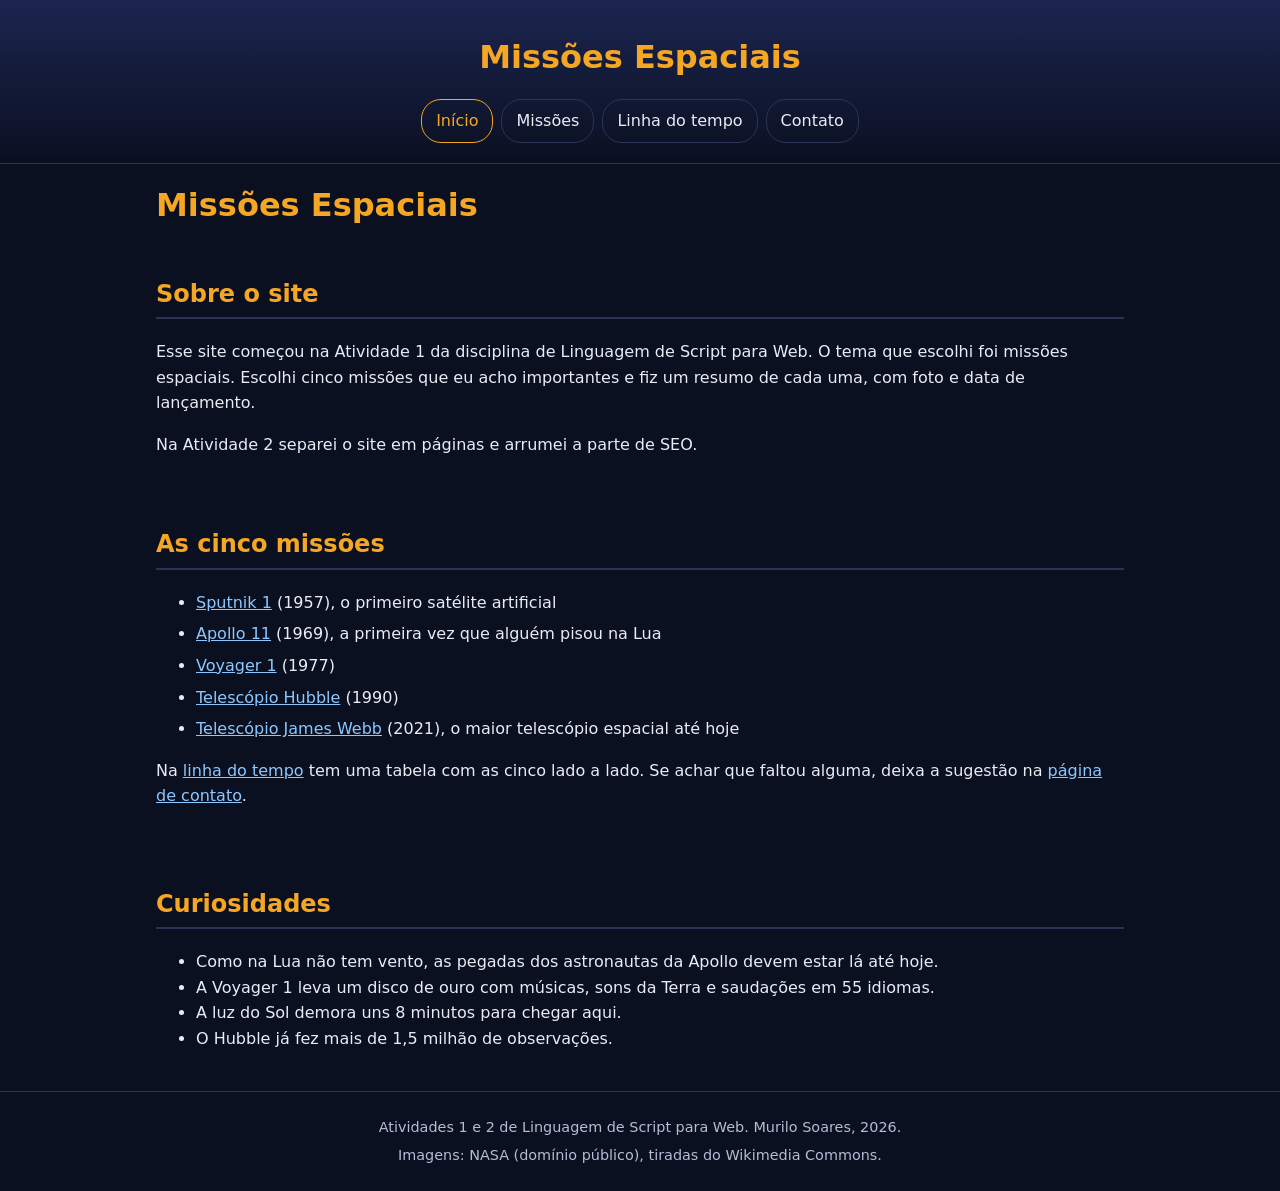
<file: index.html>
<!DOCTYPE html>
<html lang="pt-BR">
<head>
  <meta charset="UTF-8">
  <meta name="viewport" content="width=device-width, initial-scale=1.0">
  <title>Missões Espaciais: do Sputnik 1 ao telescópio James Webb</title>
  <meta name="description" content="Resumo de cinco missões espaciais que marcaram a história: Sputnik 1, Apollo 11, Voyager 1, Hubble e James Webb, com fotos, datas e uma linha do tempo.">
  <link rel="canonical" href="https://soaresm-dev.github.io/missoes-espaciais/">

  <!-- Open Graph: é o que aparece quando alguém compartilha o link -->
  <meta property="og:type" content="website">
  <meta property="og:site_name" content="Missões Espaciais">
  <meta property="og:locale" content="pt_BR">
  <meta property="og:title" content="Missões Espaciais: do Sputnik 1 ao telescópio James Webb">
  <meta property="og:description" content="Resumo de cinco missões espaciais que marcaram a história, com fotos, datas e uma linha do tempo.">
  <meta property="og:url" content="https://soaresm-dev.github.io/missoes-espaciais/">
  <meta property="og:image" content="https://soaresm-dev.github.io/missoes-espaciais/og-imagem.jpg">
  <meta property="og:image:width" content="1200">
  <meta property="og:image:height" content="630">
  <meta property="og:image:alt" content="O telescópio Hubble em órbita da Terra">

  <link rel="icon" href="favicon.svg" type="image/svg+xml">
  <link rel="icon" href="favicon-32.png" type="image/png" sizes="32x32">
  <link rel="apple-touch-icon" href="apple-touch-icon.png">
  <link rel="stylesheet" href="style.css">

  <script type="application/ld+json">
  {
    "@context": "https://schema.org",
    "@type": "WebSite",
    "name": "Missões Espaciais",
    "url": "https://soaresm-dev.github.io/missoes-espaciais/",
    "description": "Resumo de cinco missões espaciais que marcaram a história, com fotos, datas e uma linha do tempo.",
    "inLanguage": "pt-BR",
    "author": {
      "@type": "Person",
      "name": "Murilo Soares",
      "url": "https://github.com/SoaresM-dev"
    }
  }
  </script>
</head>
<body>
  <header class="topo">
    <a class="logo" href="./">Missões Espaciais</a>
    <nav aria-label="Menu principal">
      <ul>
        <li><a href="./" aria-current="page">Início</a></li>
        <li><a href="missoes.html">Missões</a></li>
        <li><a href="linha-do-tempo.html">Linha do tempo</a></li>
        <li><a href="contato.html">Contato</a></li>
      </ul>
    </nav>
  </header>

  <main>
    <h1>Missões Espaciais</h1>

    <section aria-labelledby="titulo-sobre">
      <h2 id="titulo-sobre">Sobre o site</h2>
      <p>
        Esse site começou na Atividade 1 da disciplina de Linguagem de Script para Web. O tema que
        escolhi foi missões espaciais. Escolhi cinco missões que eu acho importantes e fiz um resumo
        de cada uma, com foto e data de lançamento.
      </p>
      <p>Na Atividade 2 separei o site em páginas e arrumei a parte de SEO.</p>
    </section>

    <section aria-labelledby="titulo-lista">
      <h2 id="titulo-lista">As cinco missões</h2>
      <ul class="lista-links">
        <li><a href="missoes.html#sputnik-1">Sputnik 1</a> (1957), o primeiro satélite artificial</li>
        <li><a href="missoes.html#apollo-11">Apollo 11</a> (1969), a primeira vez que alguém pisou na Lua</li>
        <li><a href="missoes.html#voyager-1">Voyager 1</a> (1977)</li>
        <li><a href="missoes.html#hubble">Telescópio Hubble</a> (1990)</li>
        <li><a href="missoes.html#james-webb">Telescópio James Webb</a> (2021), o maior telescópio espacial até hoje</li>
      </ul>
      <p>
        Na <a href="linha-do-tempo.html">linha do tempo</a> tem uma tabela com as cinco lado a lado.
        Se achar que faltou alguma, deixa a sugestão na <a href="contato.html">página de contato</a>.
      </p>
    </section>
  </main>

  <!-- ===== Curiosidades ===== -->
  <aside class="curiosidades" aria-labelledby="titulo-curiosidades">
    <h2 id="titulo-curiosidades">Curiosidades</h2>
    <ul>
      <li>Como na Lua não tem vento, as pegadas dos astronautas da Apollo devem estar lá até hoje.</li>
      <li>A Voyager 1 leva um disco de ouro com músicas, sons da Terra e saudações em 55 idiomas.</li>
      <li>A luz do Sol demora uns 8 minutos para chegar aqui.</li>
      <li>O Hubble já fez mais de 1,5 milhão de observações.</li>
    </ul>
  </aside>

  <footer class="rodape">
    <p>Atividades 1 e 2 de Linguagem de Script para Web. Murilo Soares, 2026.</p>
    <p>Imagens: NASA (domínio público), tiradas do Wikimedia Commons.</p>
  </footer>
</body>
</html>
</file>
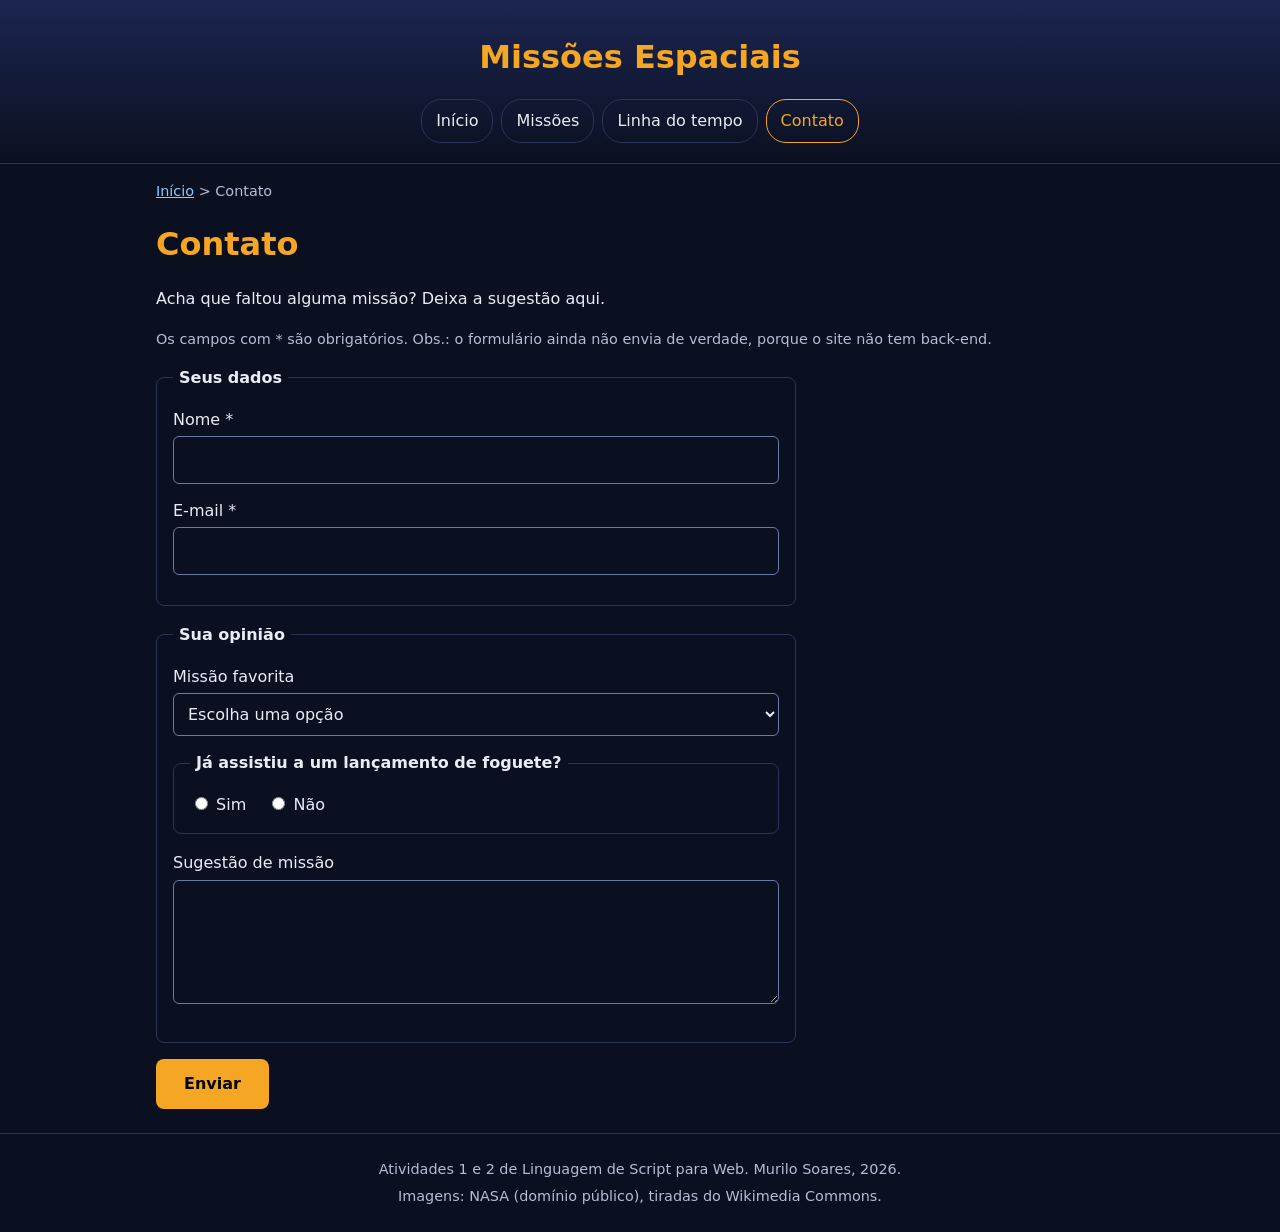
<file: contato.html>
<!DOCTYPE html>
<html lang="pt-BR">
<head>
  <meta charset="UTF-8">
  <meta name="viewport" content="width=device-width, initial-scale=1.0">
  <title>Contato | Missões Espaciais</title>
  <meta name="description" content="Achou que faltou alguma missão espacial no site? Manda a sugestão pelo formulário de contato e conta qual das cinco missões é a sua favorita.">
  <link rel="canonical" href="https://soaresm-dev.github.io/missoes-espaciais/contato.html">

  <!-- Open Graph: é o que aparece quando alguém compartilha o link -->
  <meta property="og:type" content="website">
  <meta property="og:site_name" content="Missões Espaciais">
  <meta property="og:locale" content="pt_BR">
  <meta property="og:title" content="Contato | Missões Espaciais">
  <meta property="og:description" content="Achou que faltou alguma missão? Manda a sugestão pelo formulário.">
  <meta property="og:url" content="https://soaresm-dev.github.io/missoes-espaciais/contato.html">
  <meta property="og:image" content="https://soaresm-dev.github.io/missoes-espaciais/og-imagem.jpg">
  <meta property="og:image:width" content="1200">
  <meta property="og:image:height" content="630">
  <meta property="og:image:alt" content="O telescópio Hubble em órbita da Terra">

  <link rel="icon" href="favicon.svg" type="image/svg+xml">
  <link rel="icon" href="favicon-32.png" type="image/png" sizes="32x32">
  <link rel="apple-touch-icon" href="apple-touch-icon.png">
  <link rel="stylesheet" href="style.css">

  <script type="application/ld+json">
  {
    "@context": "https://schema.org",
    "@type": "BreadcrumbList",
    "itemListElement": [
      { "@type": "ListItem", "position": 1, "name": "Início", "item": "https://soaresm-dev.github.io/missoes-espaciais/" },
      { "@type": "ListItem", "position": 2, "name": "Contato", "item": "https://soaresm-dev.github.io/missoes-espaciais/contato.html" }
    ]
  }
  </script>
</head>
<body>
  <header class="topo">
    <a class="logo" href="./">Missões Espaciais</a>
    <nav aria-label="Menu principal">
      <ul>
        <li><a href="./">Início</a></li>
        <li><a href="missoes.html">Missões</a></li>
        <li><a href="linha-do-tempo.html">Linha do tempo</a></li>
        <li><a href="contato.html" aria-current="page">Contato</a></li>
      </ul>
    </nav>
  </header>

  <main>
    <nav class="trilha" aria-label="Você está em">
      <a href="./">Início</a> &gt; <span aria-current="page">Contato</span>
    </nav>

    <h1>Contato</h1>
    <p>Acha que faltou alguma missão? Deixa a sugestão aqui.</p>
    <p class="aviso">
      Os campos com * são obrigatórios. Obs.: o formulário ainda não envia de verdade, porque o
      site não tem back-end.
    </p>

    <form class="formulario">
      <fieldset>
        <legend>Seus dados</legend>

        <div class="campo">
          <label for="nome">Nome *</label>
          <input type="text" id="nome" name="nome" required>
        </div>

        <div class="campo">
          <label for="email">E-mail *</label>
          <input type="email" id="email" name="email" required>
        </div>
      </fieldset>

      <fieldset>
        <legend>Sua opinião</legend>

        <div class="campo">
          <label for="favorita">Missão favorita</label>
          <select id="favorita" name="favorita">
            <option value="">Escolha uma opção</option>
            <option value="sputnik">Sputnik 1</option>
            <option value="apollo11">Apollo 11</option>
            <option value="voyager">Voyager 1</option>
            <option value="hubble">Hubble</option>
            <option value="webb">James Webb</option>
          </select>
        </div>

        <fieldset class="grupo-radio">
          <legend>Já assistiu a um lançamento de foguete?</legend>
          <input type="radio" id="assistiu-sim" name="assistiu" value="sim">
          <label for="assistiu-sim">Sim</label>
          <input type="radio" id="assistiu-nao" name="assistiu" value="nao">
          <label for="assistiu-nao">Não</label>
        </fieldset>

        <div class="campo">
          <label for="sugestao">Sugestão de missão</label>
          <textarea id="sugestao" name="sugestao" rows="4"></textarea>
        </div>
      </fieldset>

      <button type="submit">Enviar</button>
    </form>
  </main>

  <footer class="rodape">
    <p>Atividades 1 e 2 de Linguagem de Script para Web. Murilo Soares, 2026.</p>
    <p>Imagens: NASA (domínio público), tiradas do Wikimedia Commons.</p>
  </footer>
</body>
</html>
</file>
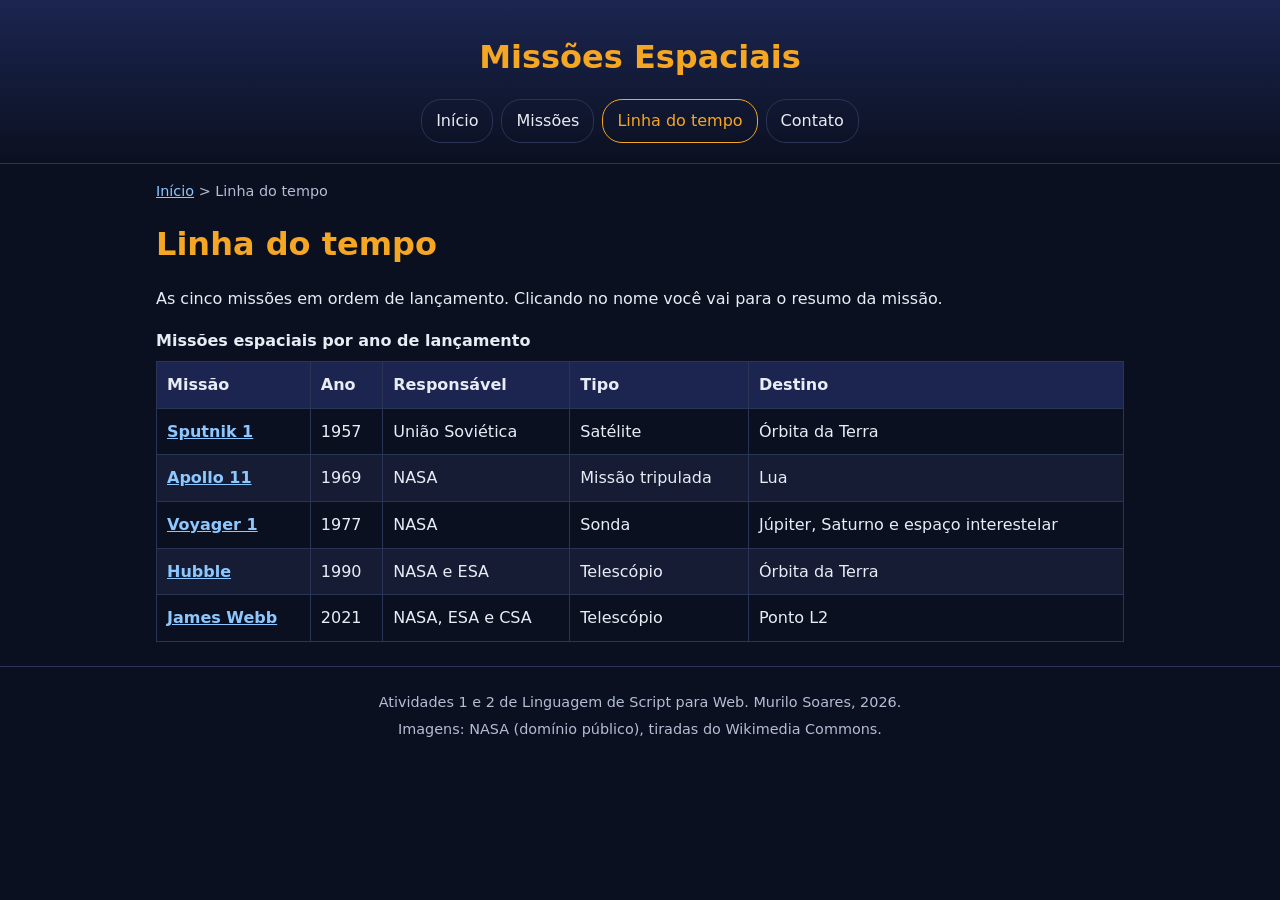
<file: linha-do-tempo.html>
<!DOCTYPE html>
<html lang="pt-BR">
<head>
  <meta charset="UTF-8">
  <meta name="viewport" content="width=device-width, initial-scale=1.0">
  <title>Linha do tempo de 1957 a 2021 | Missões Espaciais</title>
  <meta name="description" content="Tabela com as cinco missões em ordem de lançamento, de 1957 a 2021, mostrando quem fez cada uma, o tipo de missão e para onde ela foi.">
  <link rel="canonical" href="https://soaresm-dev.github.io/missoes-espaciais/linha-do-tempo.html">

  <!-- Open Graph: é o que aparece quando alguém compartilha o link -->
  <meta property="og:type" content="website">
  <meta property="og:site_name" content="Missões Espaciais">
  <meta property="og:locale" content="pt_BR">
  <meta property="og:title" content="Linha do tempo das missões espaciais, de 1957 a 2021">
  <meta property="og:description" content="As cinco missões em ordem de lançamento, numa tabela.">
  <meta property="og:url" content="https://soaresm-dev.github.io/missoes-espaciais/linha-do-tempo.html">
  <meta property="og:image" content="https://soaresm-dev.github.io/missoes-espaciais/og-imagem.jpg">
  <meta property="og:image:width" content="1200">
  <meta property="og:image:height" content="630">
  <meta property="og:image:alt" content="O telescópio Hubble em órbita da Terra">

  <link rel="icon" href="favicon.svg" type="image/svg+xml">
  <link rel="icon" href="favicon-32.png" type="image/png" sizes="32x32">
  <link rel="apple-touch-icon" href="apple-touch-icon.png">
  <link rel="stylesheet" href="style.css">

  <script type="application/ld+json">
  {
    "@context": "https://schema.org",
    "@type": "BreadcrumbList",
    "itemListElement": [
      { "@type": "ListItem", "position": 1, "name": "Início", "item": "https://soaresm-dev.github.io/missoes-espaciais/" },
      { "@type": "ListItem", "position": 2, "name": "Linha do tempo", "item": "https://soaresm-dev.github.io/missoes-espaciais/linha-do-tempo.html" }
    ]
  }
  </script>
</head>
<body>
  <header class="topo">
    <a class="logo" href="./">Missões Espaciais</a>
    <nav aria-label="Menu principal">
      <ul>
        <li><a href="./">Início</a></li>
        <li><a href="missoes.html">Missões</a></li>
        <li><a href="linha-do-tempo.html" aria-current="page">Linha do tempo</a></li>
        <li><a href="contato.html">Contato</a></li>
      </ul>
    </nav>
  </header>

  <main>
    <nav class="trilha" aria-label="Você está em">
      <a href="./">Início</a> &gt; <span aria-current="page">Linha do tempo</span>
    </nav>

    <h1>Linha do tempo</h1>
    <p>As cinco missões em ordem de lançamento. Clicando no nome você vai para o resumo da missão.</p>

    <div class="tabela-rolagem">
      <table>
        <caption>Missões espaciais por ano de lançamento</caption>
        <thead>
          <tr>
            <th scope="col">Missão</th>
            <th scope="col">Ano</th>
            <th scope="col">Responsável</th>
            <th scope="col">Tipo</th>
            <th scope="col">Destino</th>
          </tr>
        </thead>
        <tbody>
          <tr>
            <th scope="row"><a href="missoes.html#sputnik-1">Sputnik 1</a></th>
            <td>1957</td>
            <td>União Soviética</td>
            <td>Satélite</td>
            <td>Órbita da Terra</td>
          </tr>
          <tr>
            <th scope="row"><a href="missoes.html#apollo-11">Apollo 11</a></th>
            <td>1969</td>
            <td>NASA</td>
            <td>Missão tripulada</td>
            <td>Lua</td>
          </tr>
          <tr>
            <th scope="row"><a href="missoes.html#voyager-1">Voyager 1</a></th>
            <td>1977</td>
            <td>NASA</td>
            <td>Sonda</td>
            <td>Júpiter, Saturno e espaço interestelar</td>
          </tr>
          <tr>
            <th scope="row"><a href="missoes.html#hubble">Hubble</a></th>
            <td>1990</td>
            <td>NASA e ESA</td>
            <td>Telescópio</td>
            <td>Órbita da Terra</td>
          </tr>
          <tr>
            <th scope="row"><a href="missoes.html#james-webb">James Webb</a></th>
            <td>2021</td>
            <td>NASA, ESA e CSA</td>
            <td>Telescópio</td>
            <td>Ponto L2</td>
          </tr>
        </tbody>
      </table>
    </div>
  </main>

  <footer class="rodape">
    <p>Atividades 1 e 2 de Linguagem de Script para Web. Murilo Soares, 2026.</p>
    <p>Imagens: NASA (domínio público), tiradas do Wikimedia Commons.</p>
  </footer>
</body>
</html>
</file>
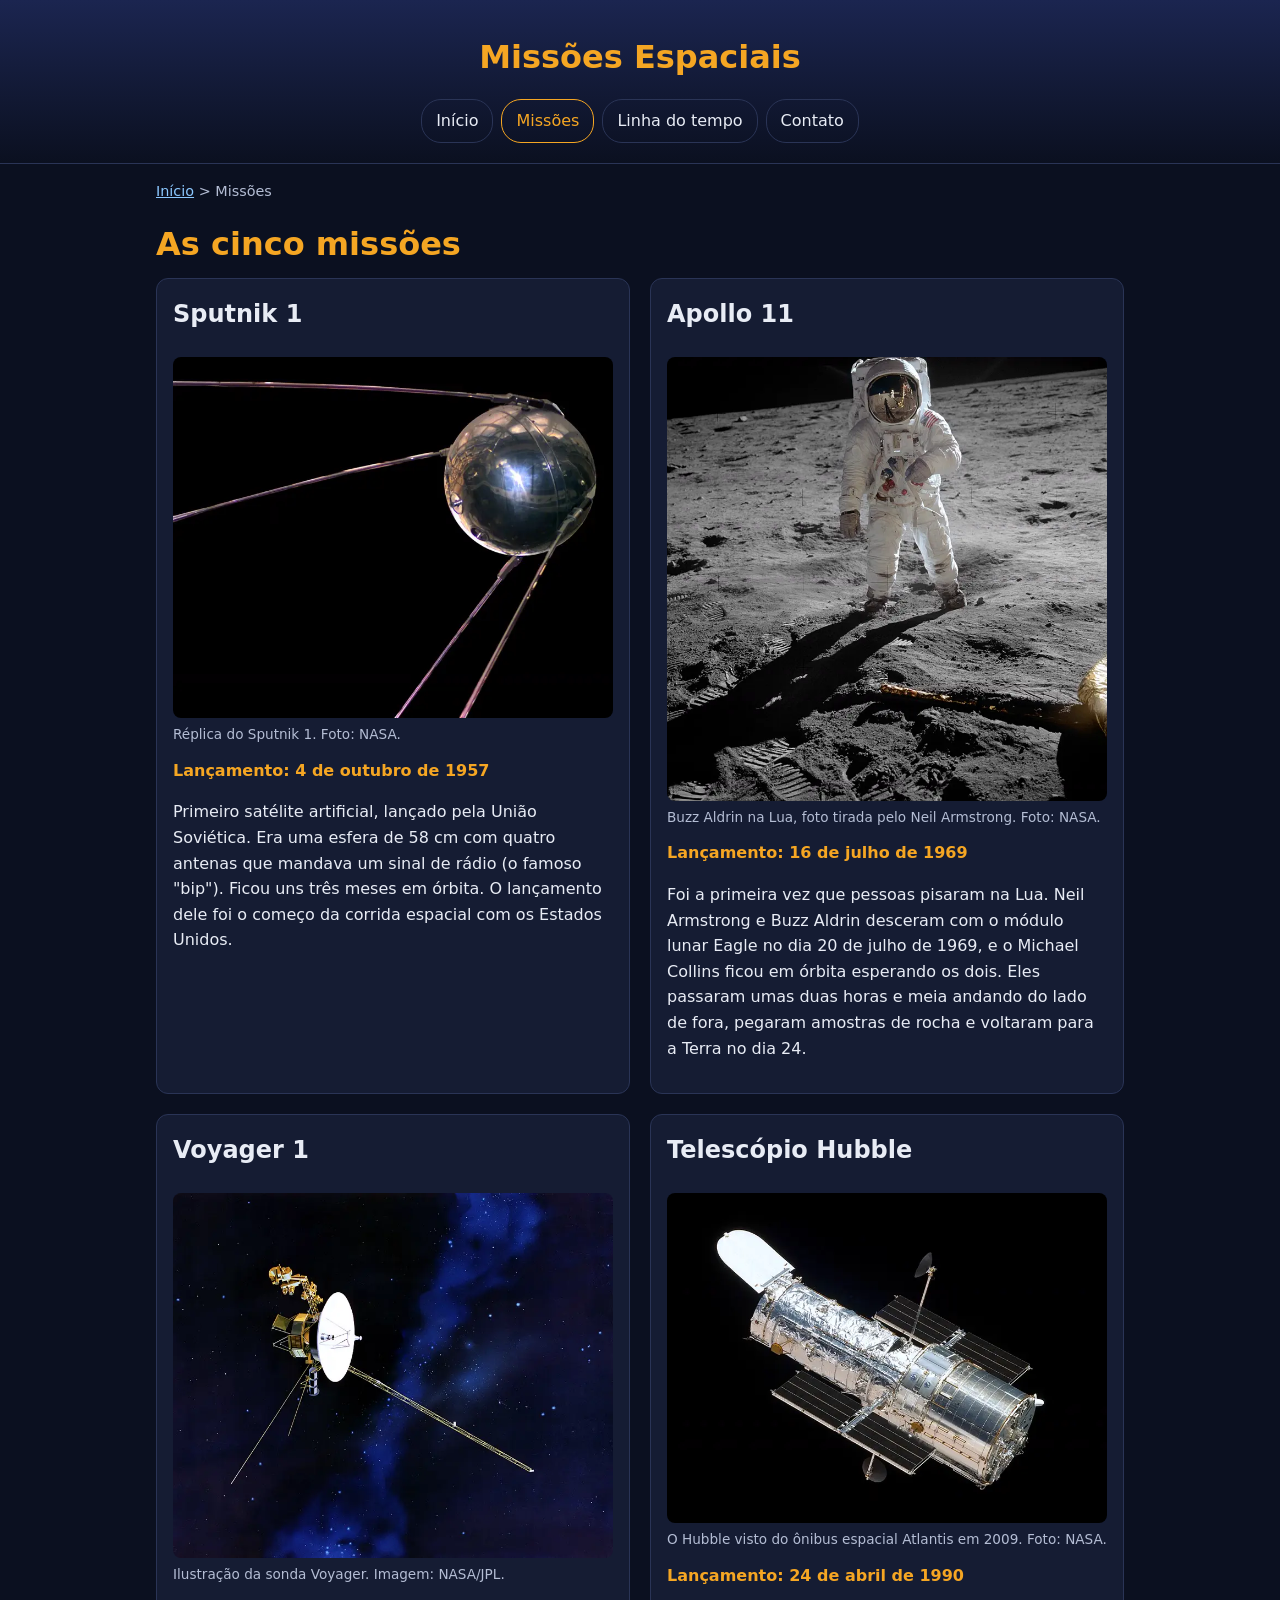
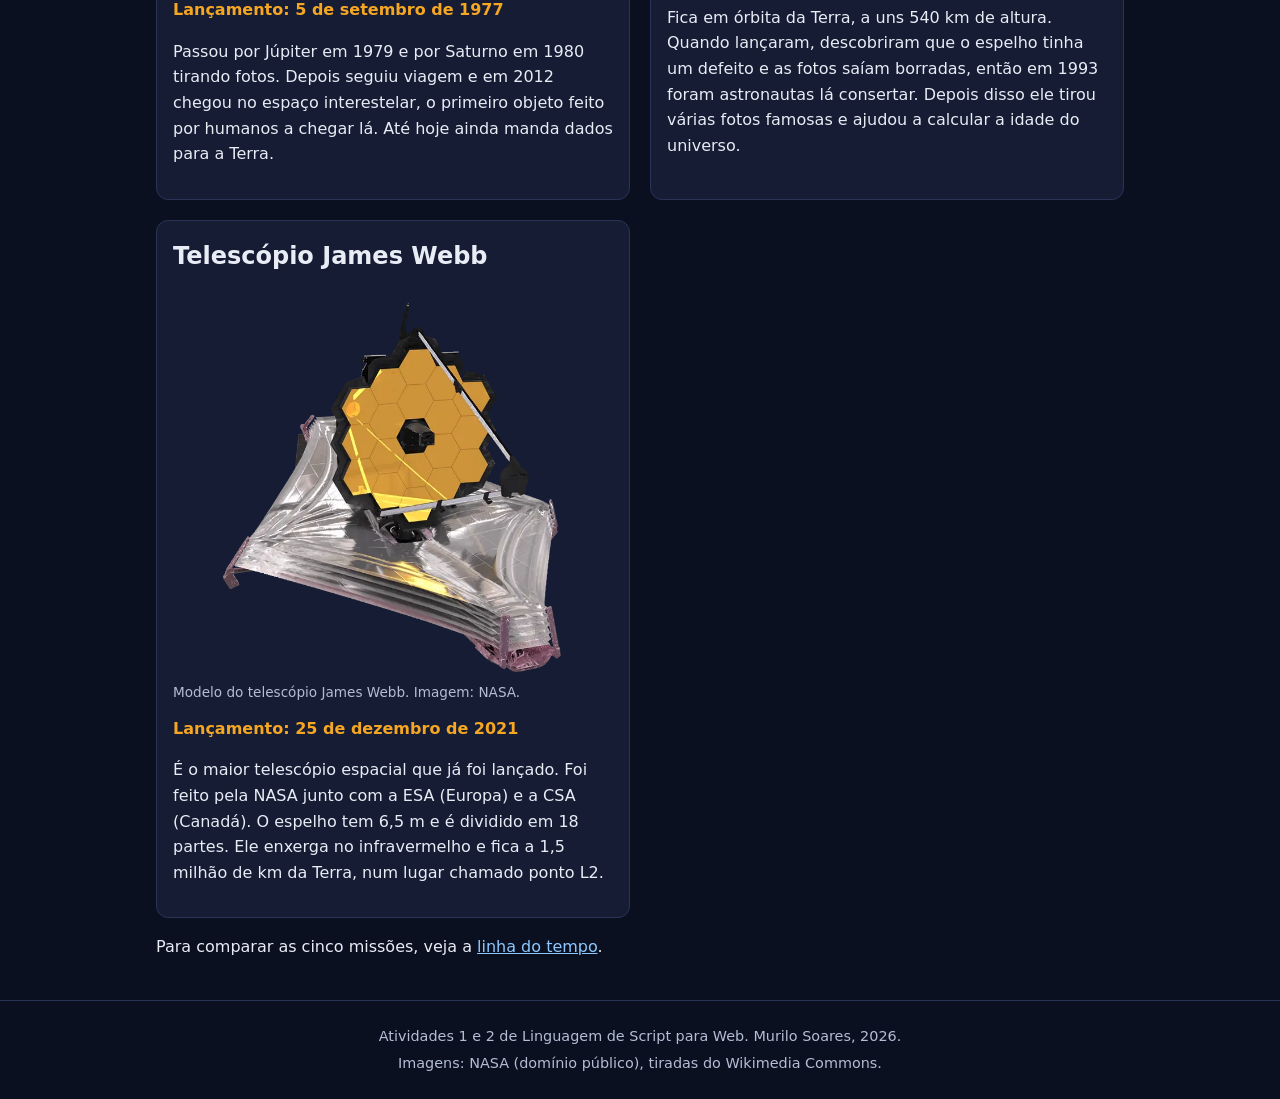
<file: missoes.html>
<!DOCTYPE html>
<html lang="pt-BR">
<head>
  <meta charset="UTF-8">
  <meta name="viewport" content="width=device-width, initial-scale=1.0">
  <title>Sputnik, Apollo 11, Voyager, Hubble e Webb | Missões Espaciais</title>
  <meta name="description" content="Resumo de cada missão com foto e data de lançamento: o primeiro satélite, a chegada na Lua, a sonda que chegou no espaço interestelar e dois telescópios.">
  <link rel="canonical" href="https://soaresm-dev.github.io/missoes-espaciais/missoes.html">

  <!-- Open Graph: é o que aparece quando alguém compartilha o link -->
  <meta property="og:type" content="article">
  <meta property="og:site_name" content="Missões Espaciais">
  <meta property="og:locale" content="pt_BR">
  <meta property="og:title" content="Sputnik, Apollo 11, Voyager, Hubble e Webb">
  <meta property="og:description" content="Resumo de cada missão com foto e data de lançamento.">
  <meta property="og:url" content="https://soaresm-dev.github.io/missoes-espaciais/missoes.html">
  <meta property="og:image" content="https://soaresm-dev.github.io/missoes-espaciais/og-imagem.jpg">
  <meta property="og:image:width" content="1200">
  <meta property="og:image:height" content="630">
  <meta property="og:image:alt" content="O telescópio Hubble em órbita da Terra">

  <link rel="icon" href="favicon.svg" type="image/svg+xml">
  <link rel="icon" href="favicon-32.png" type="image/png" sizes="32x32">
  <link rel="apple-touch-icon" href="apple-touch-icon.png">
  <link rel="stylesheet" href="style.css">

  <script type="application/ld+json">
  {
    "@context": "https://schema.org",
    "@type": "Article",
    "headline": "As cinco missões espaciais",
    "description": "Resumo de cada missão com foto e data de lançamento.",
    "image": [
      "https://soaresm-dev.github.io/missoes-espaciais/img/sputnik-1-replica.webp",
      "https://soaresm-dev.github.io/missoes-espaciais/img/apollo-11-buzz-aldrin-na-lua.webp",
      "https://soaresm-dev.github.io/missoes-espaciais/img/sonda-voyager.webp",
      "https://soaresm-dev.github.io/missoes-espaciais/img/telescopio-hubble.webp",
      "https://soaresm-dev.github.io/missoes-espaciais/img/telescopio-james-webb.webp"
    ],
    "datePublished": "2026-11-19",
    "dateModified": "2026-11-26",
    "inLanguage": "pt-BR",
    "author": {
      "@type": "Person",
      "name": "Murilo Soares",
      "url": "https://github.com/SoaresM-dev"
    }
  }
  </script>
  <script type="application/ld+json">
  {
    "@context": "https://schema.org",
    "@type": "BreadcrumbList",
    "itemListElement": [
      { "@type": "ListItem", "position": 1, "name": "Início", "item": "https://soaresm-dev.github.io/missoes-espaciais/" },
      { "@type": "ListItem", "position": 2, "name": "Missões", "item": "https://soaresm-dev.github.io/missoes-espaciais/missoes.html" }
    ]
  }
  </script>
</head>
<body>
  <header class="topo">
    <a class="logo" href="./">Missões Espaciais</a>
    <nav aria-label="Menu principal">
      <ul>
        <li><a href="./">Início</a></li>
        <li><a href="missoes.html" aria-current="page">Missões</a></li>
        <li><a href="linha-do-tempo.html">Linha do tempo</a></li>
        <li><a href="contato.html">Contato</a></li>
      </ul>
    </nav>
  </header>

  <main>
    <nav class="trilha" aria-label="Você está em">
      <a href="./">Início</a> &gt; <span aria-current="page">Missões</span>
    </nav>

    <h1>As cinco missões</h1>

    <!-- as duas primeiras fotos já aparecem quando a página abre, por isso só as outras têm loading="lazy" -->
    <div class="lista-missoes">
      <article class="missao" id="sputnik-1">
        <h2>Sputnik 1</h2>
        <figure>
          <img src="img/sputnik-1-replica.webp" alt="Réplica do Sputnik 1, uma esfera de metal com quatro antenas compridas" width="800" height="656">
          <figcaption>Réplica do Sputnik 1. Foto: NASA.</figcaption>
        </figure>
        <p class="data">Lançamento: 4 de outubro de 1957</p>
        <p>
          Primeiro satélite artificial, lançado pela União Soviética. Era uma esfera de 58 cm
          com quatro antenas que mandava um sinal de rádio (o famoso "bip"). Ficou uns três
          meses em órbita. O lançamento dele foi o começo da corrida espacial com os Estados Unidos.
        </p>
      </article>

      <article class="missao" id="apollo-11">
        <h2>Apollo 11</h2>
        <figure>
          <img src="img/apollo-11-buzz-aldrin-na-lua.webp" alt="O astronauta Buzz Aldrin de traje espacial em pé na superfície da Lua" width="800" height="806">
          <figcaption>Buzz Aldrin na Lua, foto tirada pelo Neil Armstrong. Foto: NASA.</figcaption>
        </figure>
        <p class="data">Lançamento: 16 de julho de 1969</p>
        <p>
          Foi a primeira vez que pessoas pisaram na Lua. Neil Armstrong e Buzz Aldrin desceram
          com o módulo lunar Eagle no dia 20 de julho de 1969, e o Michael Collins ficou em órbita
          esperando os dois. Eles passaram umas duas horas e meia andando do lado de fora, pegaram
          amostras de rocha e voltaram para a Terra no dia 24.
        </p>
      </article>

      <article class="missao" id="voyager-1">
        <h2>Voyager 1</h2>
        <figure>
          <img src="img/sonda-voyager.webp" alt="Desenho da sonda Voyager no espaço, com uma antena parabólica grande e branca" width="800" height="662" loading="lazy">
          <figcaption>Ilustração da sonda Voyager. Imagem: NASA/JPL.</figcaption>
        </figure>
        <p class="data">Lançamento: 5 de setembro de 1977</p>
        <p>
          Passou por Júpiter em 1979 e por Saturno em 1980 tirando fotos. Depois seguiu viagem
          e em 2012 chegou no espaço interestelar, o primeiro objeto feito por humanos a chegar
          lá. Até hoje ainda manda dados para a Terra.
        </p>
      </article>

      <article class="missao" id="hubble">
        <h2>Telescópio Hubble</h2>
        <figure>
          <img src="img/telescopio-hubble.webp" alt="O telescópio Hubble em órbita, prateado e com dois painéis solares abertos" width="800" height="600" loading="lazy">
          <figcaption>O Hubble visto do ônibus espacial Atlantis em 2009. Foto: NASA.</figcaption>
        </figure>
        <p class="data">Lançamento: 24 de abril de 1990</p>
        <p>
          Fica em órbita da Terra, a uns 540 km de altura. Quando lançaram, descobriram que o
          espelho tinha um defeito e as fotos saíam borradas, então em 1993 foram astronautas
          lá consertar. Depois disso ele tirou várias fotos famosas e ajudou a calcular a idade
          do universo.
        </p>
      </article>

      <article class="missao" id="james-webb">
        <h2>Telescópio James Webb</h2>
        <figure>
          <img src="img/telescopio-james-webb.webp" alt="Modelo do telescópio James Webb, com o espelho dourado feito de hexágonos em cima de um escudo prateado" width="775" height="664" loading="lazy">
          <figcaption>Modelo do telescópio James Webb. Imagem: NASA.</figcaption>
        </figure>
        <p class="data">Lançamento: 25 de dezembro de 2021</p>
        <p>
          É o maior telescópio espacial que já foi lançado. Foi feito pela NASA junto com a ESA
          (Europa) e a CSA (Canadá). O espelho tem 6,5 m e é dividido em 18 partes. Ele enxerga
          no infravermelho e fica a 1,5 milhão de km da Terra, num lugar chamado ponto L2.
        </p>
      </article>
    </div>

    <p>Para comparar as cinco missões, veja a <a href="linha-do-tempo.html">linha do tempo</a>.</p>
  </main>

  <footer class="rodape">
    <p>Atividades 1 e 2 de Linguagem de Script para Web. Murilo Soares, 2026.</p>
    <p>Imagens: NASA (domínio público), tiradas do Wikimedia Commons.</p>
  </footer>
</body>
</html>
</file>
<file: style.css>
/* ===== Cores e base ===== */
:root {
  --fundo: #0b1020;
  --fundo-card: #151c33;
  --borda: #2a3456;
  --texto: #e8ecf5;
  --texto-fraco: #b4bdd4;
  --destaque: #f5a623;
  --link: #8cc8ff;
}

* {
  box-sizing: border-box;
}

body {
  margin: 0;
  font-family: system-ui, "Segoe UI", Roboto, sans-serif;
  line-height: 1.6;
  background: var(--fundo);
  color: var(--texto);
}

a {
  color: var(--link);
}

/* contorno pra mostrar onde está o foco quando navega pelo teclado */
a:focus,
input:focus,
select:focus,
textarea:focus,
button:focus {
  outline: 3px solid var(--destaque);
  outline-offset: 2px;
}

img {
  max-width: 100%;
  height: auto;
  display: block;
}

/* ===== Cabeçalho ===== */
.topo {
  padding: 32px 16px 20px;
  text-align: center;
  background: linear-gradient(#1b2550, var(--fundo));
  border-bottom: 1px solid var(--borda);
}

/* nome do site no topo, que é link para o início */
.logo {
  display: inline-block;
  margin-bottom: 16px;
  font-size: 1.6rem;
  font-weight: bold;
  text-decoration: none;
  color: var(--destaque);
}

.topo nav ul {
  list-style: none;
  margin: 0;
  padding: 0;
  display: flex;
  flex-wrap: wrap;
  justify-content: center;
  gap: 8px;
}

.topo nav a {
  display: block;
  padding: 8px 14px;
  border: 1px solid var(--borda);
  border-radius: 20px;
  text-decoration: none;
  color: var(--texto);
}

.topo nav a:hover {
  background: var(--fundo-card);
  border-color: var(--destaque);
}

/* marca no menu a página que está aberta */
.topo nav a[aria-current="page"] {
  border-color: var(--destaque);
  color: var(--destaque);
}

/* ===== Conteúdo ===== */
main,
.curiosidades {
  max-width: 1000px;
  margin: 0 auto;
  padding: 0 16px;
}

section {
  padding: 16px 0;
}

main h1 {
  color: var(--destaque);
  margin: 16px 0 8px;
}

.trilha {
  margin-top: 16px;
  font-size: 0.9rem;
  color: var(--texto-fraco);
}

.lista-links li {
  margin-bottom: 6px;
}

h2 {
  color: var(--destaque);
  border-bottom: 2px solid var(--borda);
  padding-bottom: 4px;
}

/* ===== Missões ===== */
.lista-missoes {
  display: grid;
  gap: 20px;
}

.missao {
  background: var(--fundo-card);
  border: 1px solid var(--borda);
  border-radius: 12px;
  padding: 16px;
}

.missao h2 {
  margin-top: 0;
  color: var(--texto);
  border-bottom: none;
}

.missao figure {
  margin: 0 0 12px;
}

.missao img {
  border-radius: 8px;
}

figcaption {
  font-size: 0.85rem;
  color: var(--texto-fraco);
  margin-top: 6px;
}

.data {
  font-weight: bold;
  color: var(--destaque);
  margin: 0;
}

/* ===== Tabela ===== */
/* no celular a tabela não cabe, então ela rola pro lado dentro dessa div */
.tabela-rolagem {
  overflow-x: auto;
}

table {
  width: 100%;
  min-width: 560px;
  border-collapse: collapse;
}

caption {
  text-align: left;
  font-weight: bold;
  padding-bottom: 8px;
}

th,
td {
  padding: 10px;
  text-align: left;
  border: 1px solid var(--borda);
}

thead th {
  background: #1b2550;
}

tbody tr:nth-child(even) {
  background: var(--fundo-card);
}

/* ===== Formulário ===== */
.aviso {
  color: var(--texto-fraco);
  font-size: 0.9rem;
}

.formulario fieldset {
  border: 1px solid var(--borda);
  border-radius: 8px;
  padding: 16px;
  margin: 0 0 16px;
}

.formulario legend {
  padding: 0 6px;
  font-weight: bold;
}

.campo {
  margin-bottom: 14px;
}

.campo label {
  display: block;
  margin-bottom: 4px;
}

input[type="text"],
input[type="email"],
select,
textarea {
  width: 100%;
  padding: 10px;
  font: inherit;
  color: var(--texto);
  background: var(--fundo);
  border: 1px solid #6b7aa6;
  border-radius: 6px;
}

.grupo-radio label {
  margin-right: 16px;
}

button {
  font: inherit;
  font-weight: bold;
  padding: 12px 28px;
  border: none;
  border-radius: 8px;
  background: var(--destaque);
  color: #000;
  cursor: pointer;
}

button:hover {
  filter: brightness(1.1);
}

/* ===== Curiosidades e rodapé ===== */
.curiosidades {
  padding-bottom: 24px;
}

main {
  padding-bottom: 24px;
}

.rodape {
  text-align: center;
  padding: 20px 16px;
  border-top: 1px solid var(--borda);
  color: var(--texto-fraco);
  font-size: 0.9rem;
}

.rodape p {
  margin: 4px 0;
}

/* ===== Tablet e computador ===== */
@media (min-width: 768px) {
  .logo {
    font-size: 2rem;
  }

  /* duas missões por linha */
  .lista-missoes {
    grid-template-columns: 1fr 1fr;
  }

  .formulario {
    max-width: 640px;
  }
}
</file>
